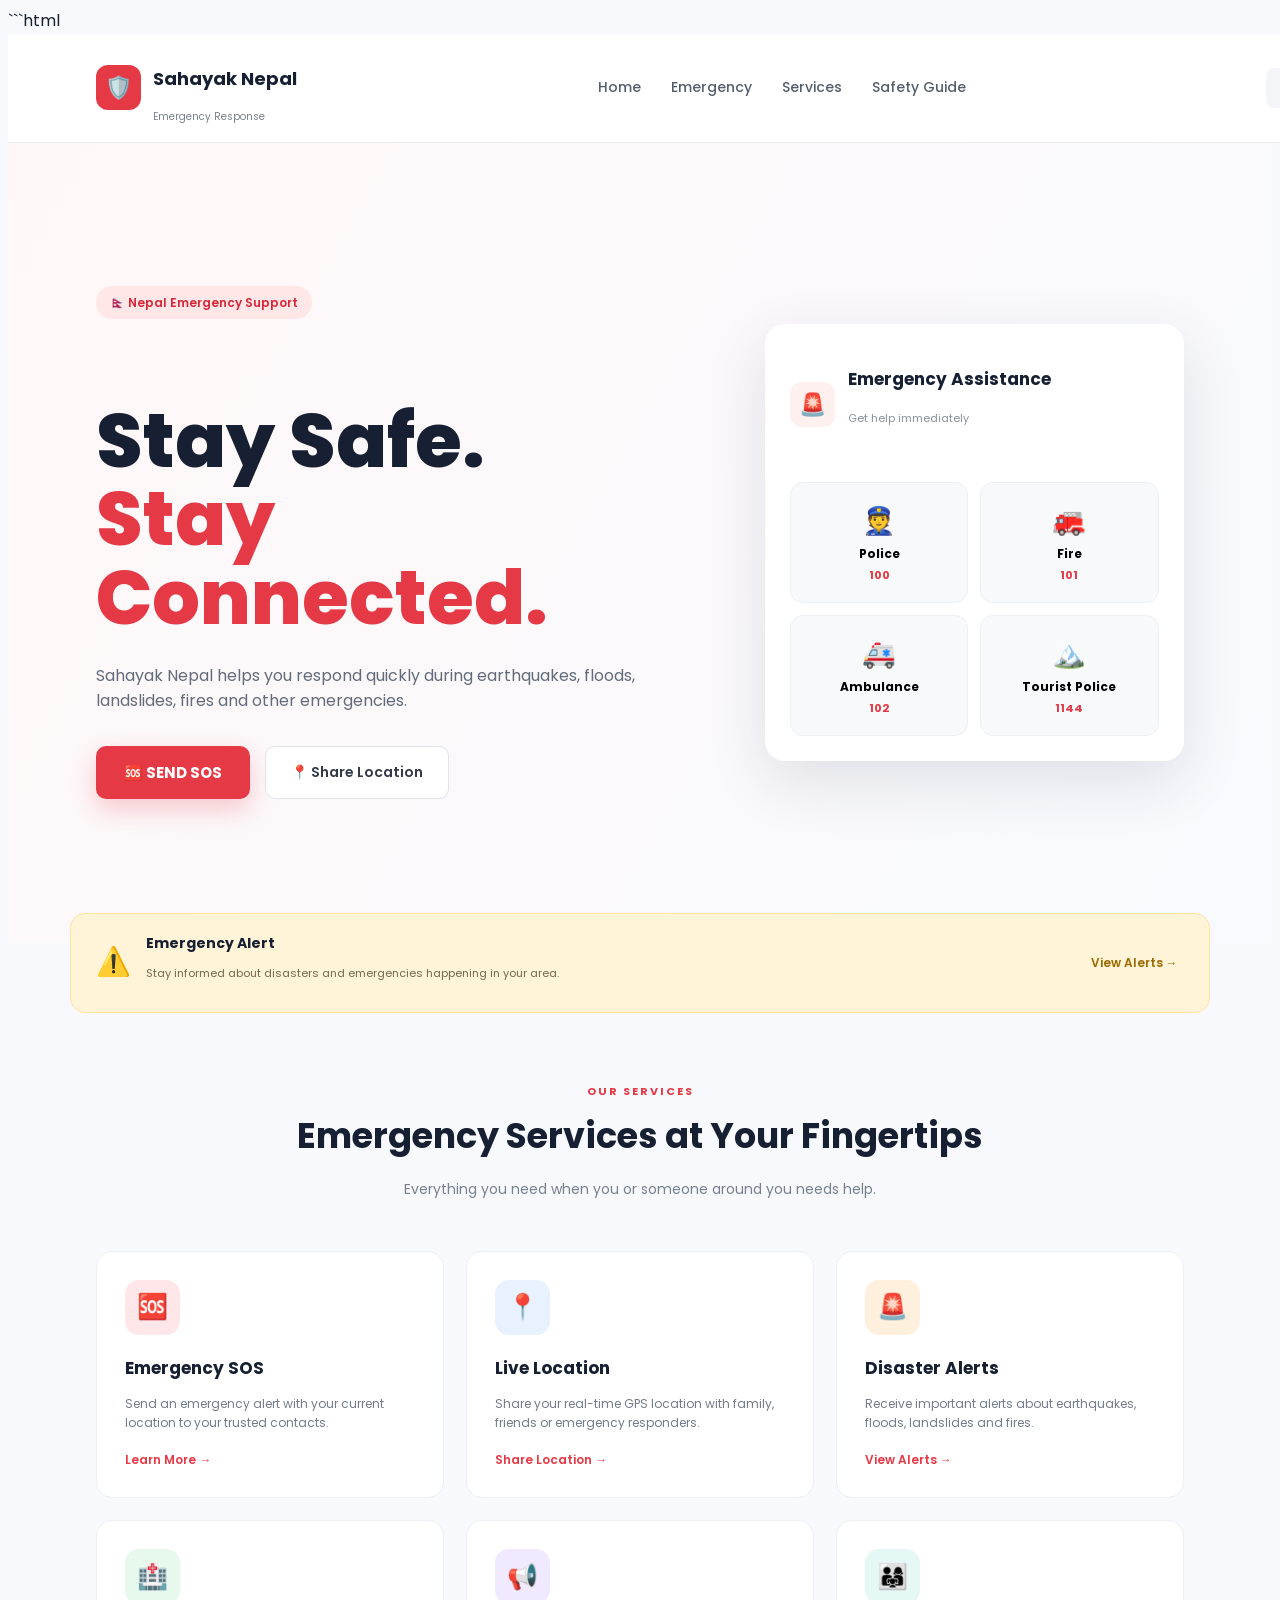
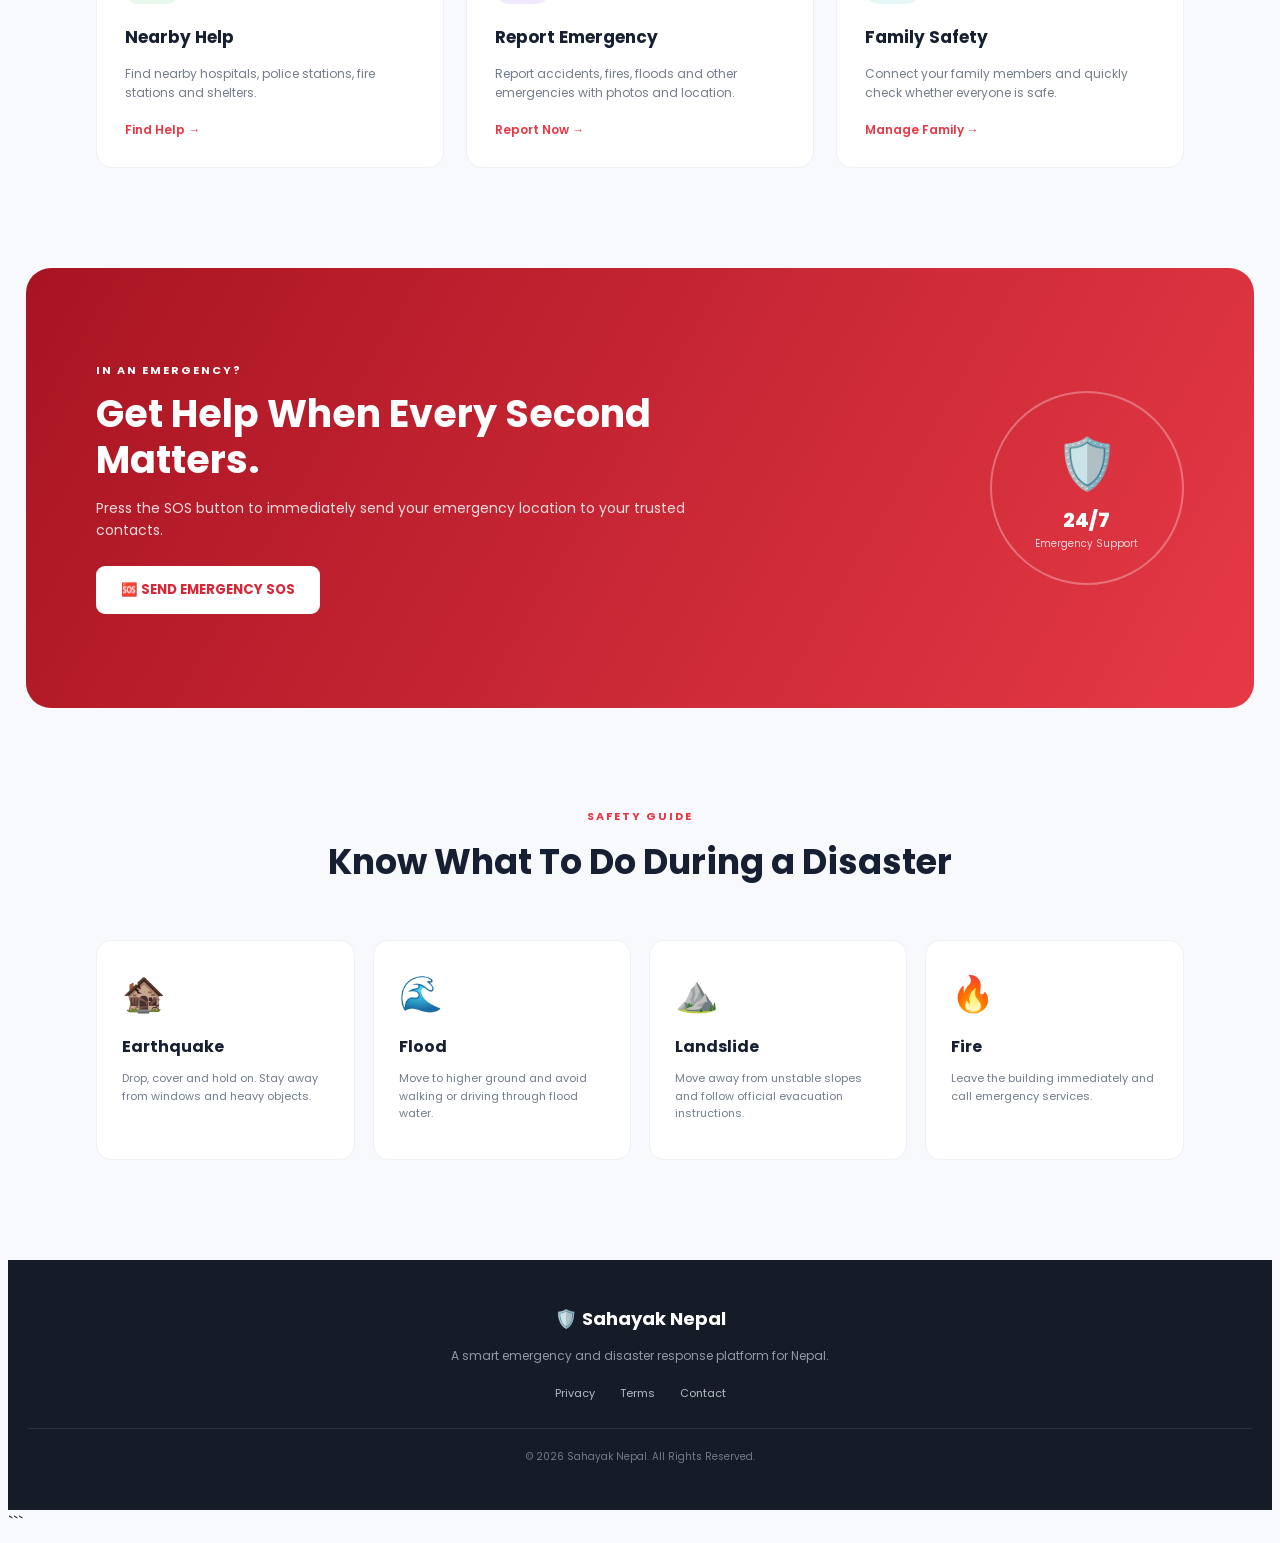
<file: week1/index.html>
```html
<!DOCTYPE html>
<html lang="en">
<head>
    <meta charset="UTF-8">
    <meta name="viewport" content="width=device-width, initial-scale=1.0">

    <title>Sahayak Nepal - Emergency Response</title>

    <link rel="stylesheet" href="style.css">

    <!-- Google Font -->
    <link rel="preconnect" href="https://fonts.googleapis.com">
    <link rel="preconnect" href="https://fonts.gstatic.com" crossorigin>
    <link href="https://fonts.googleapis.com/css2?family=Poppins:wght@300;400;500;600;700;800&display=swap" rel="stylesheet">
</head>

<body>

    <!-- ================= HEADER ================= -->
    <header class="header">

        <div class="logo">
            <div class="logo-icon">🛡️</div>

            <div>
                <h2>Sahayak Nepal</h2>
                <span>Emergency Response</span>
            </div>
        </div>

        <nav class="navbar">
            <a href="#home">Home</a>
            <a href="#emergency">Emergency</a>
            <a href="#services">Services</a>
            <a href="#safety">Safety Guide</a>
        </nav>

        <button class="profile-btn">👤 Profile</button>

    </header>


    <!-- ================= HERO SECTION ================= -->
    <section class="hero" id="home">

        <div class="hero-content">

            <span class="badge">🇳🇵 Nepal Emergency Support</span>

            <h1>
                Stay Safe.<br>
                <span>Stay Connected.</span>
            </h1>

            <p>
                Sahayak Nepal helps you respond quickly during
                earthquakes, floods, landslides, fires and other
                emergencies.
            </p>

            <div class="hero-buttons">

                <button class="sos-button" onclick="sendSOS()">
                    🆘 SEND SOS
                </button>

                <button class="location-button" onclick="shareLocation()">
                    📍 Share Location
                </button>

            </div>

        </div>


        <!-- Emergency Card -->
        <div class="emergency-card">

            <div class="card-header">
                <span>🚨</span>

                <div>
                    <h3>Emergency Assistance</h3>
                    <p>Get help immediately</p>
                </div>
            </div>

            <div class="emergency-grid">

                <button onclick="callEmergency('Police')">
                    <span>👮</span>
                    <strong>Police</strong>
                    <small>100</small>
                </button>

                <button onclick="callEmergency('Fire')">
                    <span>🚒</span>
                    <strong>Fire</strong>
                    <small>101</small>
                </button>

                <button onclick="callEmergency('Ambulance')">
                    <span>🚑</span>
                    <strong>Ambulance</strong>
                    <small>102</small>
                </button>

                <button onclick="callEmergency('Tourist Police')">
                    <span>🏔️</span>
                    <strong>Tourist Police</strong>
                    <small>1144</small>
                </button>

            </div>

        </div>

    </section>


    <!-- ================= ALERT SECTION ================= -->
    <section class="alert-section">

        <div class="alert-icon">⚠️</div>

        <div class="alert-content">
            <strong>Emergency Alert</strong>

            <p>
                Stay informed about disasters and emergencies
                happening in your area.
            </p>
        </div>

        <button class="view-alerts">
            View Alerts →
        </button>

    </section>


    <!-- ================= SERVICES ================= -->
    <section class="section" id="services">

        <div class="section-title">

            <span>OUR SERVICES</span>

            <h2>Emergency Services at Your Fingertips</h2>

            <p>
                Everything you need when you or someone around you
                needs help.
            </p>

        </div>


        <div class="service-grid">

            <div class="service-card">

                <div class="service-icon red">
                    🆘
                </div>

                <h3>Emergency SOS</h3>

                <p>
                    Send an emergency alert with your current
                    location to your trusted contacts.
                </p>

                <a href="#emergency">Learn More →</a>

            </div>


            <div class="service-card">

                <div class="service-icon blue">
                    📍
                </div>

                <h3>Live Location</h3>

                <p>
                    Share your real-time GPS location with family,
                    friends or emergency responders.
                </p>

                <a href="#">Share Location →</a>

            </div>


            <div class="service-card">

                <div class="service-icon orange">
                    🚨
                </div>

                <h3>Disaster Alerts</h3>

                <p>
                    Receive important alerts about earthquakes,
                    floods, landslides and fires.
                </p>

                <a href="#">View Alerts →</a>

            </div>


            <div class="service-card">

                <div class="service-icon green">
                    🏥
                </div>

                <h3>Nearby Help</h3>

                <p>
                    Find nearby hospitals, police stations,
                    fire stations and shelters.
                </p>

                <a href="#">Find Help →</a>

            </div>


            <div class="service-card">

                <div class="service-icon purple">
                    📢
                </div>

                <h3>Report Emergency</h3>

                <p>
                    Report accidents, fires, floods and other
                    emergencies with photos and location.
                </p>

                <a href="#">Report Now →</a>

            </div>


            <div class="service-card">

                <div class="service-icon teal">
                    👨‍👩‍👧
                </div>

                <h3>Family Safety</h3>

                <p>
                    Connect your family members and quickly check
                    whether everyone is safe.
                </p>

                <a href="#">Manage Family →</a>

            </div>

        </div>

    </section>


    <!-- ================= EMERGENCY SECTION ================= -->
    <section class="emergency-section" id="emergency">

        <div class="emergency-text">

            <span>IN AN EMERGENCY?</span>

            <h2>Get Help When Every Second Matters.</h2>

            <p>
                Press the SOS button to immediately send your
                emergency location to your trusted contacts.
            </p>

            <button class="large-sos" onclick="sendSOS()">
                🆘 SEND EMERGENCY SOS
            </button>

        </div>


        <div class="safety-circle">

            <div class="circle-inner">
                🛡️
            </div>

            <span>24/7</span>
            <small>Emergency Support</small>

        </div>

    </section>


    <!-- ================= SAFETY GUIDE ================= -->
    <section class="section safety" id="safety">

        <div class="section-title">

            <span>SAFETY GUIDE</span>

            <h2>Know What To Do During a Disaster</h2>

        </div>


        <div class="guide-grid">

            <div class="guide-card">
                <span>🏚️</span>
                <h3>Earthquake</h3>
                <p>
                    Drop, cover and hold on. Stay away from
                    windows and heavy objects.
                </p>
            </div>


            <div class="guide-card">
                <span>🌊</span>
                <h3>Flood</h3>
                <p>
                    Move to higher ground and avoid walking or
                    driving through flood water.
                </p>
            </div>


            <div class="guide-card">
                <span>⛰️</span>
                <h3>Landslide</h3>
                <p>
                    Move away from unstable slopes and follow
                    official evacuation instructions.
                </p>
            </div>


            <div class="guide-card">
                <span>🔥</span>
                <h3>Fire</h3>
                <p>
                    Leave the building immediately and call
                    emergency services.
                </p>
            </div>

        </div>

    </section>


    <!-- ================= FOOTER ================= -->
    <footer>

        <div class="footer-logo">
            🛡️ <strong>Sahayak Nepal</strong>
        </div>

        <p>
            A smart emergency and disaster response platform
            for Nepal.
        </p>

        <div class="footer-links">
            <a href="#">Privacy</a>
            <a href="#">Terms</a>
            <a href="#">Contact</a>
        </div>

        <div class="copyright">
            © 2026 Sahayak Nepal. All Rights Reserved.
        </div>

    </footer>


    <!-- ================= JAVASCRIPT ================= -->
    <script>

        function sendSOS() {

            const confirmed =
                confirm(
                    "Are you sure you want to send an emergency SOS?"
                );

            if (confirmed) {

                alert(
                    "🚨 SOS SENT!\n\n" +
                    "Your emergency location has been shared with your trusted contacts."
                );

            }

        }


        function shareLocation() {

            if (navigator.geolocation) {

                navigator.geolocation.getCurrentPosition(

                    function(position) {

                        const latitude =
                            position.coords.latitude;

                        const longitude =
                            position.coords.longitude;

                        alert(
                            "📍 Your location:\n\n" +
                            "Latitude: " + latitude +
                            "\nLongitude: " + longitude
                        );

                    },

                    function() {

                        alert(
                            "Unable to access your location."
                        );

                    }

                );

            } else {

                alert(
                    "Geolocation is not supported by your browser."
                );

            }

        }


        function callEmergency(service) {

            alert(
                "Calling " + service + " emergency service..."
            );

        }

    </script>

</body>
</html>
```
</file>
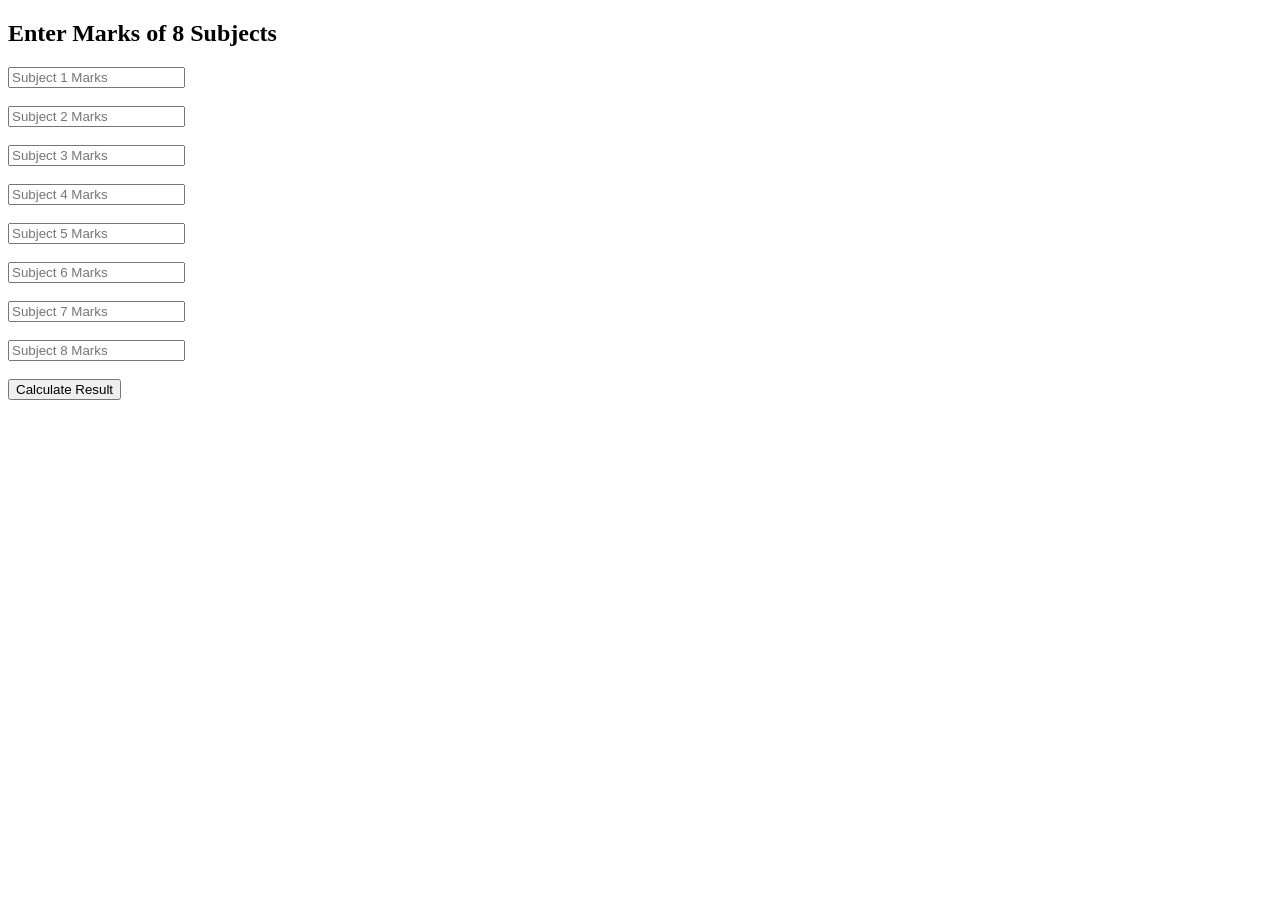
<file: week2/index.html>
<!DOCTYPE html>
<html>
<head>
    <title>Student Result</title>
</head>
<body>

    <h2>Enter Marks of 8 Subjects</h2>

    <input type="number" id="sub1" placeholder="Subject 1 Marks"><br><br>
    <input type="number" id="sub2" placeholder="Subject 2 Marks"><br><br>
    <input type="number" id="sub3" placeholder="Subject 3 Marks"><br><br>
    <input type="number" id="sub4" placeholder="Subject 4 Marks"><br><br>
    <input type="number" id="sub5" placeholder="Subject 5 Marks"><br><br>
    <input type="number" id="sub6" placeholder="Subject 6 Marks"><br><br>
    <input type="number" id="sub7" placeholder="Subject 7 Marks"><br><br>
    <input type="number" id="sub8" placeholder="Subject 8 Marks"><br><br>

    <button onclick="calculateResult()">Calculate Result</button>

    <h3 id="result"></h3>

    <script src="script.js"></script>

</body>
</html>
</file>
<file: week1/style.css>
```css
/* =========================
   GLOBAL
========================= */

* {
    margin: 0;
    padding: 0;
    box-sizing: border-box;
}

html {
    scroll-behavior: smooth;
}

body {
    font-family: "Poppins", sans-serif;
    background: #f7f9fc;
    color: #172033;
    line-height: 1.6;
}

button {
    font-family: inherit;
    cursor: pointer;
    border: none;
}

a {
    text-decoration: none;
    color: inherit;
}


/* =========================
   HEADER
========================= */

.header {
    width: 100%;
    min-height: 78px;
    background: white;

    display: flex;
    align-items: center;
    justify-content: space-between;

    padding: 15px 7%;

    border-bottom: 1px solid #e8ebf0;

    position: sticky;
    top: 0;
    z-index: 1000;
}


.logo {
    display: flex;
    align-items: center;
    gap: 12px;
}

.logo-icon {
    width: 45px;
    height: 45px;

    display: flex;
    align-items: center;
    justify-content: center;

    background: #e63946;
    color: white;

    border-radius: 12px;

    font-size: 22px;
}

.logo h2 {
    font-size: 18px;
    font-weight: 700;
}

.logo span {
    display: block;
    font-size: 10px;
    color: #7a8291;
}


.navbar {
    display: flex;
    gap: 30px;
}

.navbar a {
    font-size: 14px;
    color: #555e6e;
    font-weight: 500;

    transition: 0.3s;
}

.navbar a:hover {
    color: #e63946;
}


.profile-btn {
    padding: 10px 17px;

    background: #f3f5f8;

    border-radius: 8px;

    color: #303746;

    font-size: 13px;
}


/* =========================
   HERO
========================= */

.hero {
    min-height: 620px;

    padding: 90px 7%;

    display: flex;
    align-items: center;
    justify-content: space-between;
    gap: 60px;

    background:
        linear-gradient(
            120deg,
            #fff7f7,
            #f7faff
        );
}


.hero-content {
    max-width: 650px;
}

.badge {
    display: inline-block;

    background: #ffe7e7;
    color: #d62839;

    padding: 7px 14px;

    border-radius: 50px;

    font-size: 12px;
    font-weight: 600;

    margin-bottom: 20px;
}


.hero h1 {
    font-size: clamp(45px, 6vw, 75px);

    line-height: 1.05;

    font-weight: 800;

    margin-bottom: 25px;
}

.hero h1 span {
    color: #e63946;
}


.hero p {
    max-width: 570px;

    color: #626b7b;

    font-size: 16px;

    margin-bottom: 32px;
}


.hero-buttons {
    display: flex;
    gap: 15px;
    flex-wrap: wrap;
}


.sos-button {
    padding: 15px 28px;

    border-radius: 10px;

    background: #e63946;

    color: white;

    font-size: 15px;
    font-weight: 700;

    box-shadow:
        0 10px 25px rgba(230, 57, 70, 0.25);

    transition: 0.3s;
}

.sos-button:hover {
    transform: translateY(-3px);
    background: #c92838;
}


.location-button {
    padding: 15px 25px;

    border-radius: 10px;

    background: white;

    border: 1px solid #dfe3ea;

    color: #333b4b;

    font-size: 14px;
    font-weight: 600;
}

.location-button:hover {
    border-color: #e63946;
}


/* =========================
   EMERGENCY CARD
========================= */

.emergency-card {
    width: 390px;

    background: white;

    border-radius: 20px;

    padding: 25px;

    box-shadow:
        0 20px 60px rgba(35, 45, 65, 0.12);
}


.card-header {
    display: flex;
    align-items: center;

    gap: 13px;

    margin-bottom: 22px;
}

.card-header > span {
    width: 45px;
    height: 45px;

    display: flex;
    align-items: center;
    justify-content: center;

    background: #fff0f0;

    border-radius: 12px;

    font-size: 22px;
}

.card-header h3 {
    font-size: 17px;
}

.card-header p {
    color: #88909e;
    font-size: 11px;
}


.emergency-grid {
    display: grid;

    grid-template-columns: 1fr 1fr;

    gap: 12px;
}


.emergency-grid button {
    background: #f8f9fb;

    border: 1px solid #edf0f4;

    padding: 18px 10px;

    border-radius: 13px;

    display: flex;
    flex-direction: column;

    align-items: center;

    gap: 4px;

    transition: 0.3s;
}

.emergency-grid button:hover {
    transform: translateY(-3px);

    border-color: #e63946;

    background: #fff8f8;
}

.emergency-grid button span {
    font-size: 27px;
}

.emergency-grid strong {
    font-size: 12px;
}

.emergency-grid small {
    color: #e63946;
    font-weight: 700;
}


/* =========================
   ALERT
========================= */

.alert-section {
    width: 86%;
    margin: -30px auto 70px;

    background: #fff3d8;

    border: 1px solid #ffe4a3;

    border-radius: 15px;

    padding: 18px 25px;

    display: flex;
    align-items: center;

    gap: 15px;
}


.alert-icon {
    font-size: 28px;
}


.alert-content {
    flex: 1;
}

.alert-content strong {
    font-size: 14px;
}

.alert-content p {
    font-size: 11px;
    color: #77684b;
}


.view-alerts {
    background: transparent;

    font-weight: 600;

    color: #9b6b00;

    font-size: 12px;
}


/* =========================
   SECTION
========================= */

.section {
    width: 86%;

    margin: 0 auto 100px;
}


.section-title {
    text-align: center;

    margin-bottom: 50px;
}

.section-title > span {
    color: #e63946;

    font-size: 11px;

    font-weight: 700;

    letter-spacing: 2px;
}

.section-title h2 {
    font-size: 35px;

    margin: 8px 0;
}

.section-title p {
    color: #77808e;

    font-size: 14px;
}


/* =========================
   SERVICE CARDS
========================= */

.service-grid {
    display: grid;

    grid-template-columns:
        repeat(3, 1fr);

    gap: 22px;
}


.service-card {
    background: white;

    border-radius: 16px;

    padding: 28px;

    border: 1px solid #edf0f4;

    transition: 0.3s;
}

.service-card:hover {
    transform: translateY(-7px);

    box-shadow:
        0 18px 45px rgba(30, 40, 60, 0.1);
}


.service-icon {
    width: 55px;
    height: 55px;

    border-radius: 14px;

    display: flex;
    align-items: center;
    justify-content: center;

    font-size: 25px;

    margin-bottom: 20px;
}


.red {
    background: #ffe7e9;
}

.blue {
    background: #e7f1ff;
}

.orange {
    background: #fff0dd;
}

.green {
    background: #e7f8ed;
}

.purple {
    background: #f0e9ff;
}

.teal {
    background: #e5f8f6;
}


.service-card h3 {
    font-size: 17px;

    margin-bottom: 10px;
}


.service-card p {
    font-size: 12px;

    color: #737c8b;

    margin-bottom: 18px;
}


.service-card a {
    color: #e63946;

    font-size: 12px;

    font-weight: 600;
}


/* =========================
   EMERGENCY CTA
========================= */

.emergency-section {
    width: 86%;

    margin: 0 auto 100px;

    min-height: 330px;

    padding: 55px 70px;

    border-radius: 25px;

    background:
        linear-gradient(
            120deg,
            #a91422,
            #e63946
        );

    color: white;

    display: flex;

    align-items: center;

    justify-content: space-between;

    overflow: hidden;
}


.emergency-text {
    max-width: 600px;
}

.emergency-text > span {
    font-size: 11px;

    letter-spacing: 2px;

    font-weight: 700;
}

.emergency-text h2 {
    font-size: 38px;

    line-height: 1.2;

    margin: 12px 0;
}

.emergency-text p {
    opacity: 0.85;

    font-size: 14px;

    margin-bottom: 25px;
}


.large-sos {
    padding: 14px 25px;

    background: white;

    color: #d62839;

    border-radius: 9px;

    font-weight: 700;

    transition: 0.3s;
}

.large-sos:hover {
    transform: scale(1.04);
}


.safety-circle {
    width: 190px;
    height: 190px;

    border: 2px solid rgba(255,255,255,0.3);

    border-radius: 50%;

    display: flex;

    flex-direction: column;

    justify-content: center;

    align-items: center;

    text-align: center;
}


.circle-inner {
    font-size: 50px;
}

.safety-circle span {
    font-size: 20px;
    font-weight: 800;
}

.safety-circle small {
    font-size: 10px;
    opacity: 0.8;
}


/* =========================
   SAFETY GUIDE
========================= */

.guide-grid {
    display: grid;

    grid-template-columns:
        repeat(4, 1fr);

    gap: 18px;
}


.guide-card {
    background: white;

    border-radius: 15px;

    padding: 25px;

    border: 1px solid #edf0f4;
}


.guide-card > span {
    font-size: 35px;
}


.guide-card h3 {
    margin: 12px 0 7px;

    font-size: 16px;
}


.guide-card p {
    font-size: 11px;

    color: #737c8b;
}


/* =========================
   FOOTER
========================= */

footer {
    background: #151b27;

    color: white;

    text-align: center;

    padding: 45px 20px;
}


.footer-logo {
    font-size: 18px;

    margin-bottom: 10px;
}

footer > p {
    color: #9299a5;

    font-size: 12px;

    margin-bottom: 20px;
}


.footer-links {
    display: flex;

    justify-content: center;

    gap: 25px;

    margin-bottom: 25px;
}

.footer-links a {
    font-size: 11px;

    color: #b5bbc5;
}

.footer-links a:hover {
    color: white;
}


.copyright {
    padding-top: 20px;

    border-top: 1px solid #2a313f;

    color: #737b89;

    font-size: 10px;
}


/* =========================
   RESPONSIVE DESIGN
========================= */

@media (max-width: 1000px) {

    .navbar {
        display: none;
    }

    .hero {
        flex-direction: column;

        text-align: center;

        padding-top: 70px;
    }

    .hero-content {
        max-width: 700px;
    }

    .hero-buttons {
        justify-content: center;
    }

    .service-grid {
        grid-template-columns:
            repeat(2, 1fr);
    }

    .guide-grid {
        grid-template-columns:
            repeat(2, 1fr);
    }

    .emergency-section {
        flex-direction: column;

        text-align: center;

        gap: 35px;
    }
}


@media (max-width: 600px) {

    .header {
        padding: 12px 5%;
    }

    .profile-btn {
        display: none;
    }

    .hero {
        padding: 55px 5%;
    }

    .hero h1 {
        font-size: 45px;
    }

    .emergency-card {
        width: 100%;
    }

    .alert-section {
        width: 90%;

        align-items: flex-start;

        flex-wrap: wrap;
    }

    .view-alerts {
        margin-left: 43px;
    }

    .section {
        width: 90%;
    }

    .service-grid,
    .guide-grid {
        grid-template-columns: 1fr;
    }

    .section-title h2 {
        font-size: 27px;
    }

    .emergency-section {
        width: 90%;

        padding: 40px 25px;
    }

    .emergency-text h2 {
        font-size: 29px;
    }

    .safety-circle {
        width: 150px;
        height: 150px;
    }

}
```
</file>
